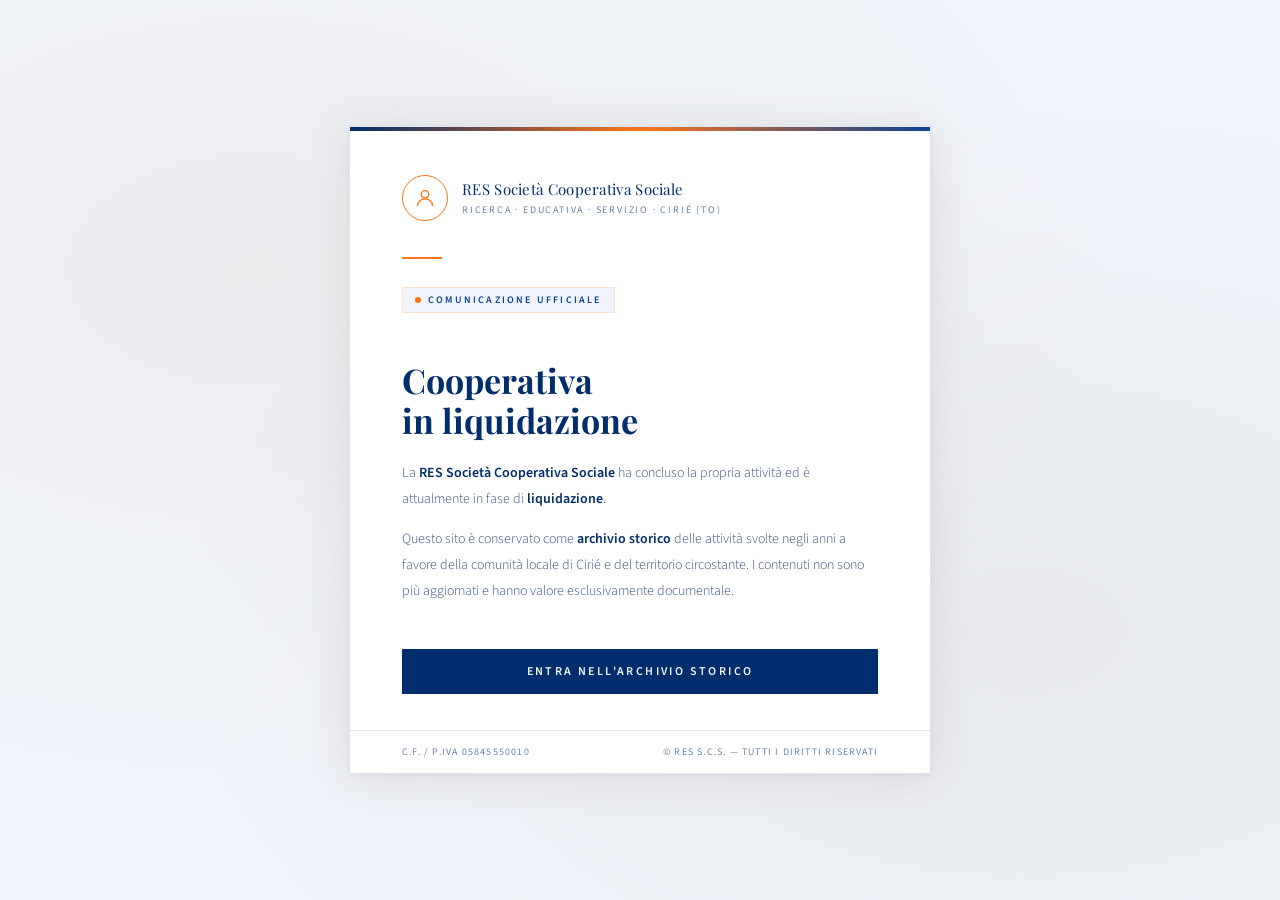
<file: index.html>
<!DOCTYPE html>
<html lang="it">
  <head>
    <meta content="text/html; charset=utf-8" http-equiv="content-type">
    <title>RES Società Cooperativa Sociale</title>
    <meta name="viewport" content="width=device-width, initial-scale=0.65">
    <link href="stile.css" rel="stylesheet" type="text/css">
    <meta content="Ricerca Educativa Servizio Società Cooperativa Sociale. CIRIE' via delle ginestre, 1. Servizi educativi a favore di persone disabili." name="description">
    <meta content="coop torino canavese" name="keywords">
    <link rel="icon" href="/img/favicon.ico">
    <link href="https://fonts.googleapis.com/css2?family=Playfair+Display:wght@400;700&family=Source+Sans+3:wght@300;400;600&display=swap" rel="stylesheet"/>
    <style>
      :root {
       --blue:         #002d6b;
	   --blue-mid:     #0a4494;
	   --orange:       #ff7417;
	   --orange-light: #ffe0c8;
	   --bg:           #f0f4fa;
	   --bg-dark:      #dce6f5;
	   --muted:        #6b82a8;
      }

      #splash {
        position: fixed;
        inset: 0;
        z-index: 9999;
        display: flex;
        align-items: center;
        justify-content: center;
        background: var(--bg);
        transition: opacity 0.8s ease, visibility 0.8s ease;
      }

      #splash::before {
        content: '';
        position: absolute;
        inset: 0;
        background-image:
          radial-gradient(ellipse at 20% 30%, rgba(180,155,110,0.08) 0%, transparent 60%),
          radial-gradient(ellipse at 80% 70%, rgba(92,74,50,0.06) 0%, transparent 60%);
        pointer-events: none;
      }

      #splash.hidden {
        opacity: 0;
        visibility: hidden;
        pointer-events: none;
      }

      .splash-card {
        position: relative;
        z-index: 2;
        width: min(580px, 92vw);
        background: white;
        border: 1px solid var(--bg-dark);
        box-shadow: 0 4px 40px rgba(92,74,50,0.12), 0 1px 4px rgba(92,74,50,0.08);
        animation: fadeIn 0.9s cubic-bezier(0.16, 1, 0.3, 1) both;
        font-family: 'Source Sans 3', sans-serif;
      }

      @keyframes fadeIn {
        from { opacity: 0; transform: translateY(24px); }
        to   { opacity: 1; transform: translateY(0); }
      }

      .card-topline {
        height: 4px;
        background: linear-gradient(90deg, var(--blue), var(--orange), var(--blue-mid));
      }

      .card-body {
        padding: 44px 52px 36px;
        box-sizing: border-box;
      }

      .card-logo {
        display: flex;
        align-items: center;
        gap: 14px;
        margin-bottom: 36px;
      }

      .card-logo-icon {
        width: 44px;
        height: 44px;
        border: 1.5px solid var(--orange);
        border-radius: 50%;
        display: flex;
        align-items: center;
        justify-content: center;
        flex-shrink: 0;
      }

      .card-logo-icon svg { width: 22px; height: 22px; }

      .card-logo-name {
        font-family: 'Playfair Display', serif;
        font-size: 15px;
        color: var(--blue);
        letter-spacing: 0.02em;
        line-height: 1.3;
      }

      .card-logo-sub {
        font-size: 10px;
        letter-spacing: 0.18em;
        text-transform: uppercase;
        color: var(--muted);
        margin-top: 3px;
      }

      .s-divider {
        width: 40px;
        height: 1.5px;
        background: var(--orange);
        margin-bottom: 28px;
      }

      .badge {
        display: inline-flex;
        align-items: center;
        gap: 7px;
        font-size: 10px;
        font-weight: 600;
        letter-spacing: 0.22em;
        text-transform: uppercase;
        color: var(--blue-mid);
        background: var(--bg);
        border: 1px solid var(--orange-light);
        padding: 5px 12px;
        margin-bottom: 24px;
      }

      .badge-dot {
        width: 6px; height: 6px;
        border-radius: 50%;
        background: var(--orange);
        animation: pulse 2.5s ease-in-out infinite;
      }

      @keyframes pulse {
        0%,100% { opacity: 1; }
        50%      { opacity: 0.3; }
      }

      .card-title {
        font-family: 'Playfair Display', serif;
        font-size: clamp(26px, 5vw, 34px);
        line-height: 1.2;
        color: var(--blue);
        margin-bottom: 20px;
      }

      .card-text {
        font-size: 14px;
        font-weight: 300;
        line-height: 1.85;
        color: #3a5080;
        margin-bottom: 12px;
      }

      .card-text strong {
        font-weight: 600;
        color: var(--blue);
      }

      .card-btn {
        width: 100%;
        padding: 14px;
        background: var(--blue);
        color: var(--bg);
        border: none;
        font-family: 'Source Sans 3', sans-serif;
        font-size: 12px;
        font-weight: 600;
        letter-spacing: 0.2em;
        text-transform: uppercase;
        cursor: pointer;
        transition: background 0.2s;
        margin-top: 32px;
        box-sizing: border-box;
      }

      .card-btn:hover { background: var(--blue-mid); }
      .card-btn:active { transform: scale(0.99); }

      .card-footer {
        border-top: 1px solid var(--bg-dark);
        padding: 14px 52px;
        display: flex;
        justify-content: space-between;
        align-items: center;
        flex-wrap: wrap;
        gap: 6px;
      }

      .card-footer span {
        font-size: 10px;
        letter-spacing: 0.12em;
        color: var(--muted);
        text-transform: uppercase;
        font-family: 'Source Sans 3', sans-serif;
      }
    </style>
  </head>
  <body leftmargin="0" topmargin="0" style="background-color: rgb(127, 211, 0);" marginheight="0" marginwidth="0">

    <!-- ══════════════════════ SPLASH ══════════════════════ -->
    <div id="splash">
      <div class="splash-card">

        <div class="card-topline"></div>

        <div class="card-body">

          <div class="card-logo">
            <div class="card-logo-icon">
              <svg viewBox="0 0 24 24" fill="none" stroke="#ff7417" stroke-width="1.5" stroke-linecap="round" stroke-linejoin="round">
                <circle cx="12" cy="8" r="4"/>
                <path d="M4 20c0-4 3.6-7 8-7s8 3 8 7"/>
              </svg>
            </div>
            <div>
              <div class="card-logo-name">RES Società Cooperativa Sociale</div>
              <div class="card-logo-sub">Ricerca · Educativa · Servizio · Cirié (TO)</div>
            </div>
          </div>

          <div class="s-divider"></div>

          <div class="badge">
            <span class="badge-dot"></span>
            Comunicazione ufficiale
          </div>

          <h1 class="card-title">Cooperativa<br/>in liquidazione</h1>

          <p class="card-text">
            La <strong>RES Società Cooperativa Sociale</strong> ha concluso la propria attività
            ed è attualmente in fase di <strong>liquidazione</strong>.
          </p>

          <p class="card-text">
            Questo sito è conservato come <strong>archivio storico</strong> delle attività
            svolte negli anni a favore della comunità locale di Cirié e del territorio circostante.
            I contenuti non sono più aggiornati e hanno valore esclusivamente documentale.
          </p>

          <button class="card-btn" onclick="enterSite()">
            Entra nell'archivio storico
          </button>

        </div>

        <div class="card-footer">
          <span>C.F. / P.IVA 05845550010</span>
          <span>© RES s.c.s. — Tutti i diritti riservati</span>
        </div>

      </div>
    </div>
    <!-- ════════════════════════════════════════════════════ -->

    <table class="top" border="0" cellpadding="0" cellspacing="0" width="100%">
      <tbody>
        <tr>
          <td bgcolor="#ff7417"><img src="img/res-scs.gif" alt="RES Cooperativa Sociale. Ricerca Educativa Servizi, per la comunita'&#xe0; locale" height="70" border="0" width="580"></td>
        </tr>
      </tbody>
    </table>
    <table class="centro" border="0" cellpadding="0" cellspacing="0" width="100%">
      <tbody>
        <tr>
          <td bgcolor="#002d6b"><img src="img/menu_home.gif" alt="Impresa sociale, perche' organizza, genera, coltiva, produce, socialita'" usemap="#Map" class="menuhome" height="255" border="0" width="588"></td>
        </tr>
      </tbody>
    </table>
    <map name="Map">
      <area shape="rect" coords="34,80,128,107" href="la-storia.htm" alt="la nostra storia">
      <area shape="rect" coords="441,16,560,43" href="impresa-nel-territorio.htm" alt="Impresa nel territorio">
      <area shape="rect" coords="405,84,528,107" href="impresa-del-territorio.htm" alt="Impresa del territorio: i progetti per il territorio">
      <area shape="rect" coords="447,143,554,169" href="impresa-al-territorio.htm" alt="Impresa al territorio: i servizi della cooperativa">
      <area shape="rect" coords="194,143,362,179" href="scelta-campo.htm" alt="i valori della cooperativa">
    </map>
    <table itemscope="" itemtype="http://schema.org/Organization" class="down" border="0" cellpadding="0" cellspacing="0" width="100%">
      <tbody>
        <tr>
          <td>
            <div style="text-align: left;"><a href="tel:+393703114809">Tel. <span itemprop="telephone">370 3114809</span></a>&nbsp; -&nbsp;
              e-mail: <a href="mailto:info@cooperativares.it"> <span itemprop="email">info@cooperativares.it</span></a><br>
              &nbsp;
              <meta itemprop="logo" content="http://cooperativares.it/img/logo-res.png">
              <meta itemprop="description" content="Ricerca Educativa Servizio Cooperativa Sociale. Servizi residenziali per persone disabili.">
              <br>
              <a itemprop="url" href="http://cooperativares.it"><span style="display:block;"><strong itemprop="name">RES s.c.s.</strong></span></a>
              <span itemprop="address" itemscope="" itemtype="http://schema.org/PostalAddress">
                <span itemprop="streetAddress">via delle ginestre, 1</span><br>
                <span itemprop="postalCode">10073</span> <span itemprop="addressLocality">CIRIE'</span>
                <span itemprop="addressRegion">(TO)</span>
                <meta itemprop="addressCountry" content="IT">
                <meta name="viewport" content="width=device-width">
              </span><br>
              C.F. e P. IVA: 05845550010<br>
              PEC: <a href="mailto:coopres@pec.confcooperative.it">coopres@pec.confcooperative.it</a><br>
            </div>
          </td>
        </tr>
      </tbody>
    </table>

    <script>
      function enterSite() {
        document.getElementById('splash').classList.add('hidden');
        document.body.style.overflow = 'auto';
      }
    </script>

  </body>
</html>
</file>
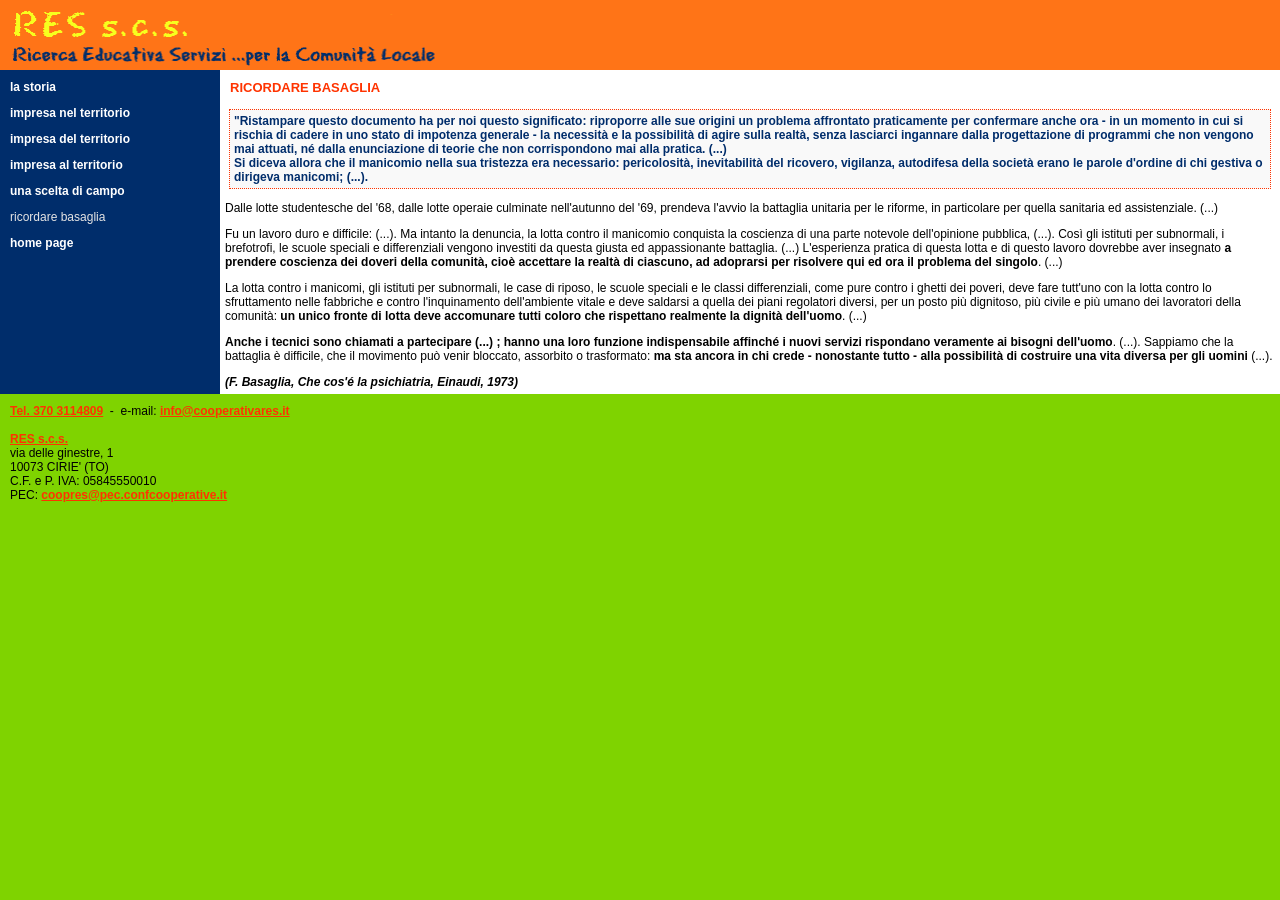
<file: basaglia.htm>
<!DOCTYPE html PUBLIC "-//W3C//DTD HTML 4.01 Transitional//EN">
<html lang="it">
  <head>
    <meta content="text/html; charset=UTF-8" http-equiv="content-type">
    <title>ricordare Basaglia</title>
    <meta name="viewport" content="width=device-width, initial-scale=1">
    <link href="stile.css" rel="stylesheet" type="text/css">
    <meta content="cooperativa basaglia" name="keywords">
    <link rel="icon" href="/img/favicon.ico">
  </head>
  <body leftmargin="0" topmargin="0" style="      background-color: rgb(127, 211, 0);"
    marginheight="0" marginwidth="0">
    <table class="top" border="0" cellpadding="0" cellspacing="0" width="100%">
      <tbody>
        <tr>
          <td bgcolor="#ff7417"><img src="img/banner1.gif" alt="RES s.c.s." height="70"
              border="0" width="580"></td>
        </tr>
      </tbody>
    </table>
    <table border="0" cellpadding="0" cellspacing="0" width="100%">
      <tbody>
        <tr>
          <td class="menu" bgcolor="#002d6b" valign="top" width="200">
            <p><a href="la-storia.htm">la storia</a></p>
            <p><a href="impresa-nel-territorio.htm">impresa nel territorio</a></p>
            <p><a href="impresa-del-territorio.htm">impresa del territorio</a></p>
            <p><a href="impresa-al-territorio.htm">impresa al territorio</a></p>
            <p><a href="scelta-campo.htm">una scelta di campo</a></p>
            <p>ricordare basaglia</p>
            <p><a href="index.html">home page</a></p>
          </td>
          <td class="contenuti" align="left" bgcolor="#ffffff">
            <h1>RICORDARE BASAGLIA</h1>
            <div class="box">"Ristampare questo documento ha per noi questo
              significato: riproporre alle sue origini un problema affrontato
              praticamente per confermare anche ora - in un momento in cui si
              rischia di cadere in uno stato di impotenza generale - la
              necessità e la possibilità di agire sulla realtà, senza lasciarci
              ingannare dalla progettazione di programmi che non vengono mai
              attuati, né dalla enunciazione di teorie che non corrispondono mai
              alla pratica. (...) <br>
              Si diceva allora che il manicomio nella sua tristezza era
              necessario: pericolosità, inevitabilità del ricovero, vigilanza,
              autodifesa della società erano le parole d'ordine di chi gestiva o
              dirigeva manicomi; (...). </div>
            <p> Dalle lotte studentesche del '68, dalle lotte operaie culminate
              nell'autunno del '69, prendeva l'avvio la battaglia unitaria per
              le riforme, in particolare per quella sanitaria ed assistenziale.
              (...) </p>
            <p>Fu un lavoro duro e difficile: (...). Ma intanto la denuncia, la
              lotta contro il manicomio conquista la coscienza di una parte
              notevole dell'opinione pubblica, (...). Così gli istituti per
              subnormali, i brefotrofi, le scuole speciali e differenziali
              vengono investiti da questa giusta ed appassionante battaglia.
              (...) L'esperienza pratica di questa lotta e di questo lavoro
              dovrebbe aver insegnato <strong>a prendere coscienza dei doveri
                della comunità, cioè accettare la realtà di ciascuno, ad
                adoprarsi per risolvere qui ed ora il problema del singolo</strong>.
              (...) </p>
            <p> La lotta contro i manicomi, gli istituti per subnormali, le case
              di riposo, le scuole speciali e le classi differenziali, come pure
              contro i ghetti dei poveri, deve fare tutt'uno con la lotta contro
              lo sfruttamento nelle fabbriche e contro l'inquinamento
              dell'ambiente vitale e deve saldarsi a quella dei piani regolatori
              diversi, per un posto più dignitoso, più civile e più umano dei
              lavoratori della comunità: <strong>un unico fronte di lotta deve
                accomunare tutti coloro che rispettano realmente la dignità
                dell'uomo</strong>. (...) </p>
            <p><strong>Anche i tecnici sono chiamati a partecipare (...) ; hanno
                una loro funzione indispensabile affinché i nuovi servizi
                rispondano veramente ai bisogni dell'uomo</strong>. (...).
              Sappiamo che la battaglia è difficile, che il movimento può venir
              bloccato, assorbito o trasformato: <strong>ma sta ancora in chi
                crede - nonostante tutto - alla possibilità di costruire una
                vita diversa per gli uomini</strong> (...). </p>
            <p><strong><em>(F. Basaglia, Che cos'é la psichiatria, Einaudi,
                  1973) </em> </strong></p>
          </td>
        </tr>
      </tbody>
    </table>
    <table itemscope="" itemtype="http://schema.org/Organization" class="down" border="0"
      cellpadding="0" cellspacing="0" width="100%">
      <tbody>
        <tr>
          <td>
            <div style="text-align: left;"><a href="tel:+393703114809">Tel. <span
                  itemprop="telephone">370 3114809</span></a>&nbsp; -&nbsp;
              e-mail: <a href="mailto:info@cooperativares.it"> <span itemprop="email">info@cooperativares.it</span></a><br>
              &nbsp;
              <meta itemprop="logo" content="http://cooperativares.it/img/logo-res.png">
              <meta itemprop="description" content="Ricerca Educativa Servizio Societa'  Cooperativa Sociale.">
              <br>
              <a itemprop="url" href="http://cooperativares.it"><span style="display:block;"><strong
                    itemprop="name">RES s.c.s.</strong></span></a> <span itemprop="address"
                itemscope="" itemtype="http://schema.org/PostalAddress"> <span
                  itemprop="streetAddress">via delle ginestre, 1</span><br>
                <span itemprop="postalCode">10073</span> <span itemprop="addressLocality">CIRIE'</span>
                <span itemprop="addressRegion">(TO)</span>
                <meta itemprop="addressCountry" content="IT">
                <meta name="viewport" content="width=device-width">
              </span> <br>
              C.F. e P. IVA: 05845550010<br>
              PEC: <a href="mailto:coopres@pec.confcooperative.it">coopres@pec.confcooperative.it</a>
              <br>
            </div>
          </td>
        </tr>
      </tbody>
    </table>
  </body>
</html>
</file>
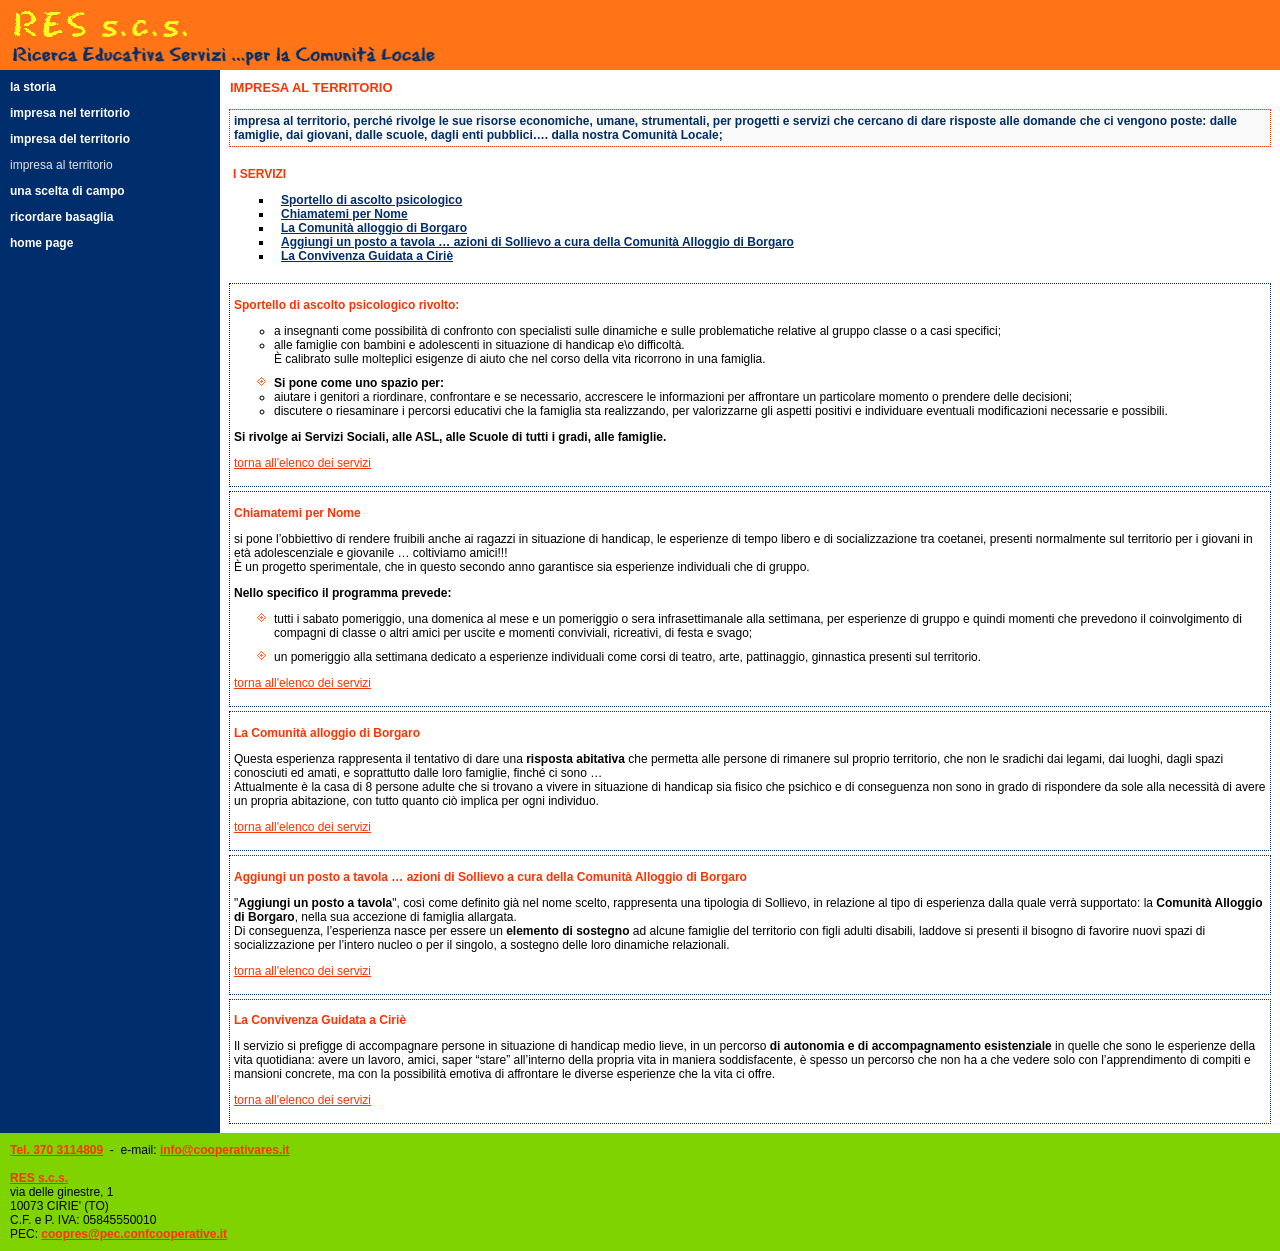
<file: impresa-al-territorio.htm>
<!DOCTYPE html PUBLIC "-//W3C//DTD HTML 4.01 Transitional//EN">
<html lang="it">
  <head>
    <meta content="text/html; charset=UTF-8" http-equiv="content-type">
    <title>i servizi</title>
    <meta content="la comunità alloggio , la convivenza guidata, il servizio di sollievo."
      name="description">
    <meta name="viewport" content="width=device-width, initial-scale=1">
    <link href="stile.css" rel="stylesheet" type="text/css">
    <meta content="comunità convivenza sollievo" name="keywords">
    <link rel="icon" href="/img/favicon.ico" />
  </head>
  <body leftmargin="0" topmargin="0" style="      background-color: rgb(127, 211, 0);"
    marginheight="0" marginwidth="0">
    <table class="top" border="0" cellpadding="0" cellspacing="0" width="100%">
      <tbody>
        <tr>
          <td bgcolor="#ff7417"><img src="img/banner1.gif" alt="RES s.c.s." height="70"
              border="0" width="580"></td>
        </tr>
      </tbody>
    </table>
    <table border="0" cellpadding="0" cellspacing="0" width="100%">
      <tbody>
        <tr>
          <td class="menu" bgcolor="#002d6b" valign="top" width="200">
            <p><a href="la-storia.htm">la storia</a></p>
            <p><a href="impresa-nel-territorio.htm">impresa nel territorio</a></p>
            <p><a href="impresa-del-territorio.htm">impresa del territorio</a></p>
            <p>impresa al territorio</p>
            <p><a href="scelta-campo.htm">una scelta di campo</a></p>
            <p><a href="basaglia.htm">ricordare basaglia</a></p>
            <p><a href="index.html">home page</a></p>
          </td>
          <td class="contenuti" bgcolor="#ffffff">
            <h1>IMPRESA AL TERRITORIO</h1>
            <div class="box">impresa al territorio, perché rivolge le sue
              risorse economiche, umane, strumentali, per progetti e servizi che
              cercano di dare risposte alle domande che ci vengono poste: dalle
              famiglie, dai giovani, dalle scuole, dagli enti pubblici…. dalla
              nostra Comunità Locale;</div>
            <div class="sommario">
              <p><a name="servizi"></a>I SERVIZI</p>
              <ul>
                <li><a href="impresa-al-territorio.htm#1">Sportello di ascolto
                    psicologico</a></li>
                <li><a href="impresa-al-territorio.htm#1">Chiamatemi per Nome</a></li>
                <li><a href="impresa-al-territorio.htm#3">La Comunità alloggio
                    di Borgaro</a></li>
                <li><a href="impresa-al-territorio.htm#4">Aggiungi un posto a
                    tavola … azioni di Sollievo a cura della Comunità Alloggio
                    di Borgaro</a></li>
                <li><a href="impresa-al-territorio.htm#5">La Convivenza Guidata
                    a Ciriè</a></li>
              </ul>
            </div>
            <div class="box2">
              <h2><a name="1"></a>Sportello di ascolto psicologico rivolto:</h2>
              <ul>
                <li class="interno"> a insegnanti come possibilità di confronto
                  con specialisti sulle dinamiche e sulle problematiche relative
                  al gruppo classe o a casi specifici;</li>
                <li class="interno"> alle famiglie con bambini e adolescenti in
                  situazione di handicap e\o difficoltà.<br>
                  È calibrato sulle molteplici esigenze di aiuto che nel corso
                  della vita ricorrono in una famiglia.</li>
                <li class="esterno"><strong>Si pone come uno spazio per:</strong></li>
                <li class="interno"> aiutare i genitori a riordinare,
                  confrontare e se necessario, accrescere le informazioni per
                  affrontare un particolare momento o prendere delle decisioni;</li>
                <li class="interno"> discutere o riesaminare i percorsi
                  educativi che la famiglia sta realizzando, per valorizzarne
                  gli aspetti positivi e individuare eventuali modificazioni
                  necessarie e possibili. </li>
              </ul>
              <p><strong>Si rivolge ai Servizi Sociali, alle ASL, alle Scuole di
                  tutti i gradi, alle famiglie.</strong><br>
                <strong></strong> </p>
              <p><a href="impresa-al-territorio.htm#servizi">torna all'elenco
                  dei servizi</a></p>
            </div>
            <div class="box2">
              <h2><a name="2" id="2"></a>Chiamatemi per Nome</h2>
              <p>si pone l’obbiettivo di rendere fruibili anche ai ragazzi in
                situazione di handicap, le esperienze di tempo libero e di
                socializzazione tra coetanei, presenti normalmente sul
                territorio per i giovani in età adolescenziale e giovanile …
                coltiviamo amici!!!<br>
                È un progetto sperimentale, che in questo secondo anno
                garantisce sia esperienze individuali che di gruppo.</p>
              <p><strong>Nello specifico il programma prevede:</strong></p>
              <ul>
                <li class="esterno"> tutti i sabato pomeriggio, una domenica al
                  mese e un pomeriggio o sera infrasettimanale alla settimana,
                  per esperienze di gruppo e quindi momenti che prevedono il
                  coinvolgimento di compagni di classe o altri amici per uscite
                  e momenti conviviali, ricreativi, di festa e svago;</li>
                <li class="esterno">un pomeriggio alla settimana dedicato a
                  esperienze individuali come corsi di teatro, arte,
                  pattinaggio, ginnastica presenti sul territorio.</li>
              </ul>
              <p><a href="impresa-al-territorio.htm#servizi">torna all'elenco
                  dei servizi</a></p>
            </div>
            <div class="box2">
              <h2><a name="3" id="3"></a>La Comunità alloggio di Borgaro</h2>
              <p>Questa esperienza rappresenta il tentativo di dare una <strong>risposta
                  abitativa</strong> che permetta alle persone di rimanere sul
                proprio territorio, che non le sradichi dai legami, dai luoghi,
                dagli spazi conosciuti ed amati, e soprattutto dalle loro
                famiglie, finché ci sono …<br>
                Attualmente è la casa di 8 persone adulte che si trovano a
                vivere in situazione di handicap sia fisico che psichico e di
                conseguenza non sono in grado di rispondere da sole alla
                necessità di avere un propria abitazione, con tutto quanto ciò
                implica per ogni individuo.</p>
              <p><a href="impresa-al-territorio.htm#servizi">torna all'elenco
                  dei servizi</a></p>
            </div>
            <div class="box2">
              <h2><a name="4" id="4"></a>Aggiungi un posto a tavola … azioni di
                Sollievo a cura della Comunità Alloggio di Borgaro</h2>
              <p>"<strong>Aggiungi un posto a tavola</strong>", così come
                definito già nel nome scelto, rappresenta una tipologia di
                Sollievo, in relazione al tipo di esperienza dalla quale verrà
                supportato: la <strong>Comunità Alloggio di Borgaro</strong>,
                nella sua accezione di famiglia allargata.<br>
                Di conseguenza, l’esperienza nasce per essere un <strong>elemento
                  di sostegno</strong> ad alcune famiglie del territorio con
                figli adulti disabili, laddove si presenti il bisogno di
                favorire nuovi spazi di socializzazione per l’intero nucleo o
                per il singolo, a sostegno delle loro dinamiche relazionali.</p>
              <p><a href="impresa-al-territorio.htm#servizi">torna all'elenco
                  dei servizi</a></p>
            </div>
            <div class="box2">
              <h2><a name="5" id="5"></a>La Convivenza Guidata a Ciriè</h2>
              <p>Il servizio si prefigge di accompagnare persone in situazione
                di handicap medio lieve, in un percorso <strong>di autonomia e
                  di accompagnamento esistenziale</strong> in quelle che sono le
                esperienze della vita quotidiana: avere un lavoro, amici, saper
                “stare” all’interno della propria vita in maniera soddisfacente,
                è spesso un percorso che non ha a che vedere solo con
                l’apprendimento di compiti e mansioni concrete, ma con la
                possibilità emotiva di affrontare le diverse esperienze che la
                vita ci offre.</p>
              <p><a href="impresa-al-territorio.htm#servizi">torna all'elenco
                  dei servizi</a></p>
            </div>
          </td>
        </tr>
      </tbody>
    </table>
    </table>
    <table itemscope="" itemtype="http://schema.org/Organization" class="down" border="0"
      cellpadding="0" cellspacing="0" width="100%">
      <tbody>
        <tr>
          <td>
            <div style="text-align: left;"><a href="tel:+393703114809">Tel. <span
                  itemprop="telephone">370 3114809</span></a>&nbsp; -&nbsp;
              e-mail: <a href="mailto:info@cooperativares.it"> <span itemprop="email">info@cooperativares.it</span></a><br>
              &nbsp;
              <meta itemprop="logo" content="http://cooperativares.it/img/logo-res.png">
              <meta itemprop="description" content="Ricerca Educativa Servizio Societa'  Cooperativa Sociale.">
              <br>
              <a itemprop="url" href="http://cooperativares.it"><span style="display:block;"><strong
                    itemprop="name">RES s.c.s.</strong></span></a> <span itemprop="address"
                itemscope="" itemtype="http://schema.org/PostalAddress"> <span
                  itemprop="streetAddress">via delle ginestre, 1</span><br>
                <span itemprop="postalCode">10073</span> <span itemprop="addressLocality">CIRIE'</span>
                <span itemprop="addressRegion">(TO)</span>
                <meta itemprop="addressCountry" content="IT">
                <meta name="viewport" content="width=device-width">
              </span> <br>
              C.F. e P. IVA: 05845550010<br>
              PEC: <a href="mailto:coopres@pec.confcooperative.it">coopres@pec.confcooperative.it</a>
              <br>
            </div>
          </td>
        </tr>
      </tbody>
    </table>
      </body>
</html>
</file>
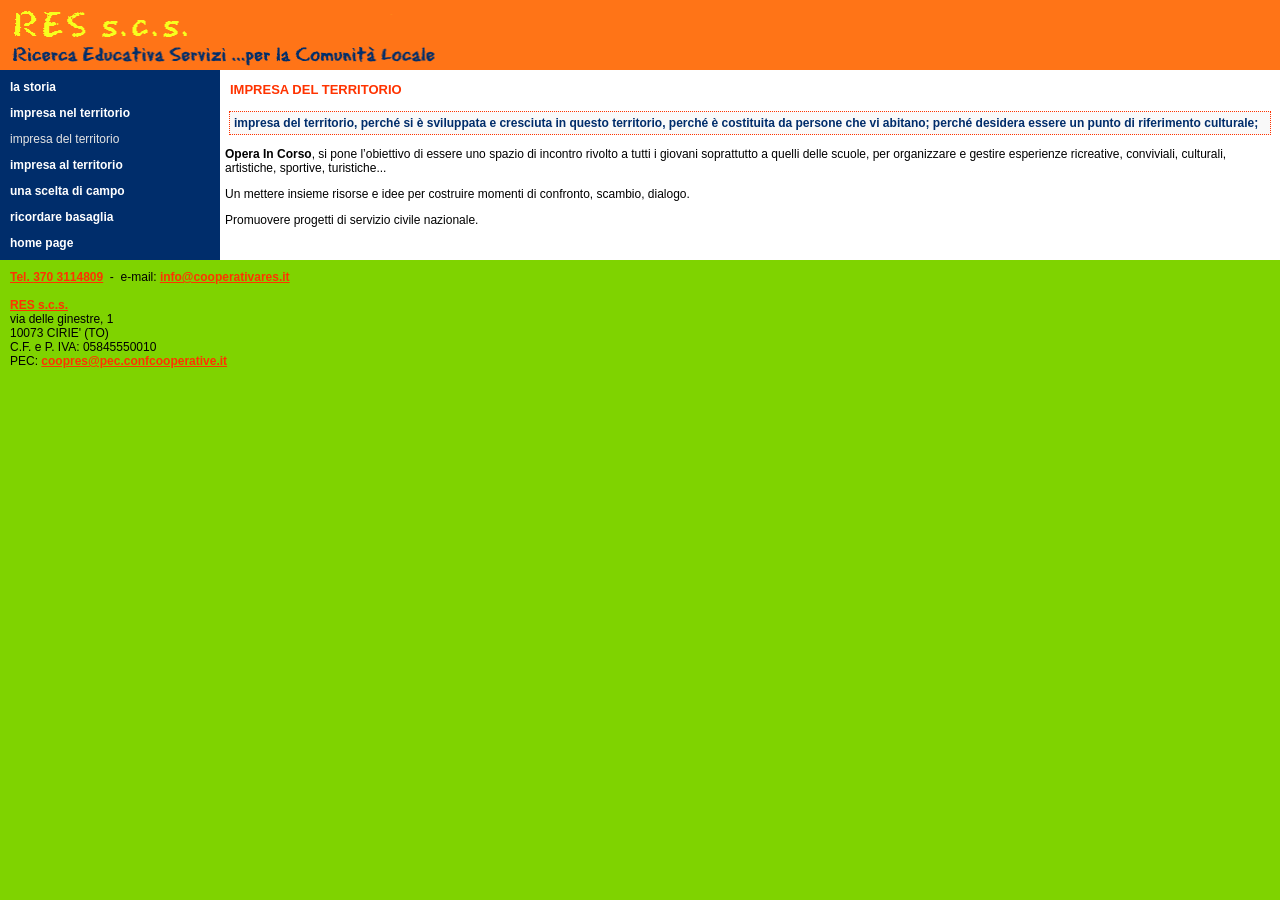
<file: impresa-del-territorio.htm>
<!DOCTYPE html PUBLIC "-//W3C//DTD HTML 4.01 Transitional//EN">
<html lang="it">
  <head>
    <meta content="text/html; charset=UTF-8" http-equiv="content-type">
    <title>RES - del territorio</title>
    <meta name="viewport" content="width=device-width, initial-scale=1">
    <link href="stile.css" rel="stylesheet" type="text/css">
    <meta content="cooperativa servizio civile" name="keywords">
    <link rel="icon" href="/img/favicon.ico" />
  </head>
  <body leftmargin="0" topmargin="0" style="      background-color: rgb(127, 211, 0);"
    marginheight="0" marginwidth="0">
    <table class="top" border="0" cellpadding="0" cellspacing="0" width="100%">
      <tbody>
        <tr>
          <td bgcolor="#ff7417"><img src="img/banner1.gif" alt="RES s.c.s." height="70"
              border="0" width="580"></td>
        </tr>
      </tbody>
    </table>
    <table border="0" cellpadding="0" cellspacing="0" width="100%">
      <tbody>
        <tr>
          <td class="menu" bgcolor="#002d6b" valign="top" width="200">
            <p><a href="la-storia.htm">la storia</a></p>
            <p><a href="impresa-nel-territorio.htm">impresa nel territorio</a></p>
            <p>impresa del territorio</p>
            <p><a href="impresa-al-territorio.htm">impresa al territorio</a></p>
            <p><a href="scelta-campo.htm">una scelta di campo</a></p>
            <p><a href="basaglia.htm">ricordare basaglia</a></p>
            <p><a href="index.html">home page</a></p>
          </td>
          <td class="contenuti" bgcolor="#ffffff">
            <h1>IMPRESA DEL TERRITORIO</h1>
            <div class="box">impresa del territorio, perché si è sviluppata e
              cresciuta in questo territorio, perché è costituita da persone che
              vi abitano; perché desidera essere un punto di riferimento
              culturale; </div>
            <p><strong>Opera In Corso</strong>, si pone l’obiettivo di essere
              uno spazio di incontro rivolto a tutti i giovani soprattutto a
              quelli delle scuole, per organizzare e gestire esperienze
              ricreative, conviviali, culturali, artistiche, sportive,
              turistiche... </p>
            <p>Un mettere insieme risorse e idee per costruire momenti di
              confronto, scambio, dialogo. </p>
            <p>Promuovere progetti di servizio civile nazionale.</p>
            <p>&nbsp;</p>
          </td>
        </tr>
      </tbody>
    </table>
    </table>
    <table itemscope="" itemtype="http://schema.org/Organization" class="down" border="0"
      cellpadding="0" cellspacing="0" width="100%">
      <tbody>
        <tr>
          <td>
            <div style="text-align: left;"><a href="tel:+393703114809">Tel. <span
                  itemprop="telephone">370 3114809</span></a>&nbsp; -&nbsp;
              e-mail: <a href="mailto:info@cooperativares.it"> <span itemprop="email">info@cooperativares.it</span></a><br>
              &nbsp;
              <meta itemprop="logo" content="http://cooperativares.it/img/logo-res.png">
              <meta itemprop="description" content="Ricerca Educativa Servizio Societa'  Cooperativa Sociale.">
              <br>
              <a itemprop="url" href="http://cooperativares.it"><span style="display:block;"><strong
                    itemprop="name">RES s.c.s.</strong></span></a> <span itemprop="address"
                itemscope="" itemtype="http://schema.org/PostalAddress"> <span
                  itemprop="streetAddress">via delle ginestre, 1</span><br>
                <span itemprop="postalCode">10073</span> <span itemprop="addressLocality">CIRIE'</span>
                <span itemprop="addressRegion">(TO)</span>
                <meta itemprop="addressCountry" content="IT">
                <meta name="viewport" content="width=device-width">
              </span> <br>
              C.F. e P. IVA: 05845550010<br>
              PEC: <a href="mailto:coopres@pec.confcooperative.it">coopres@pec.confcooperative.it</a>
              <br>
            </div>
          </td>
        </tr>
      </tbody>
    </table>
  </body>
</html>
</file>
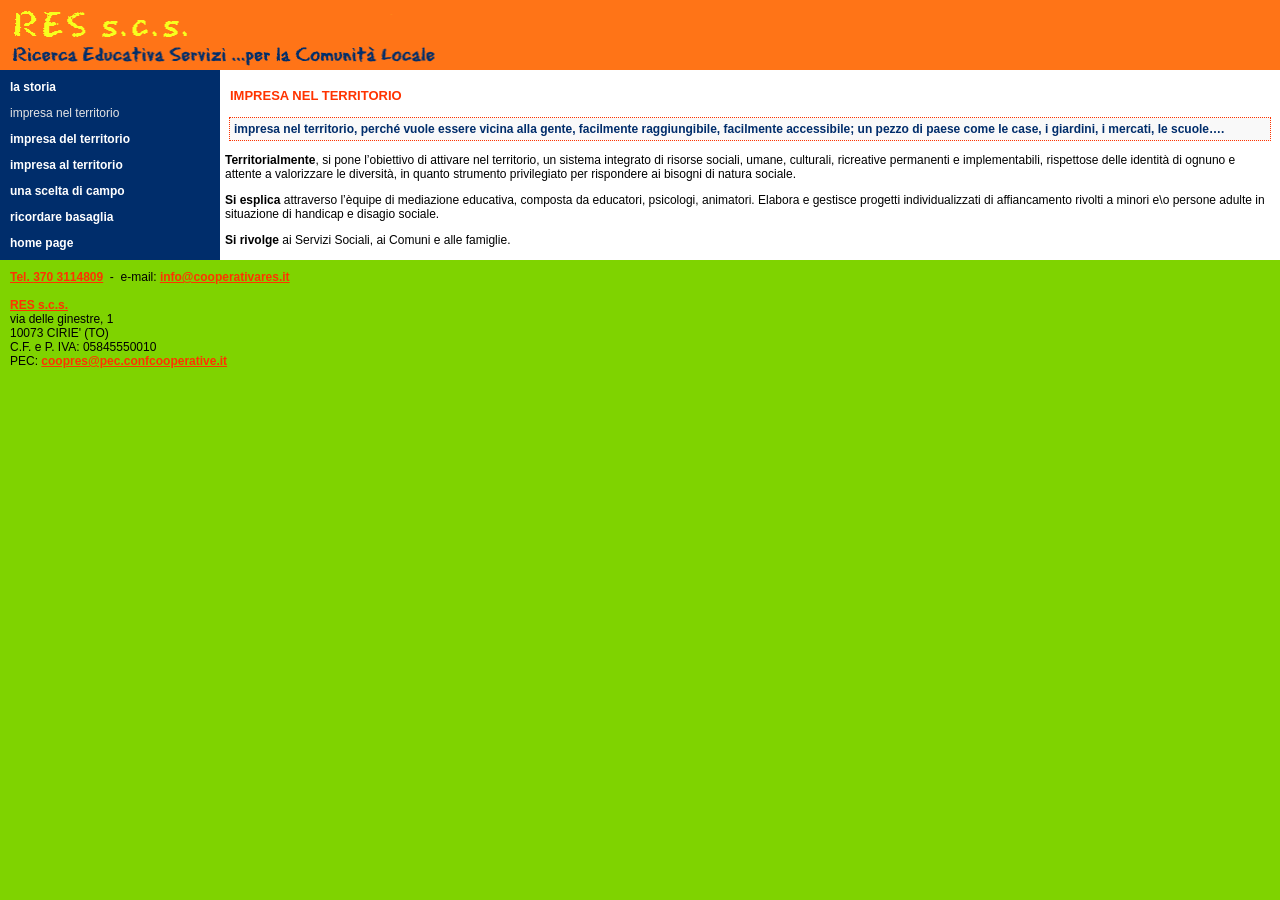
<file: impresa-nel-territorio.htm>
<!DOCTYPE html PUBLIC "-//W3C//DTD HTML 4.01 Transitional//EN">
<html lang="it">
  <head>
    <meta content="text/html; charset=UTF-8" http-equiv="content-type">
    <title>RES - nel territorio</title>
    <meta name="viewport" content="width=device-width, initial-scale=1">
    <link href="stile.css" rel="stylesheet" type="text/css">
    <meta content="educatori oss onlus" name="keywords">
    <link rel="icon" href="/img/favicon.ico" />
  </head>
  <body leftmargin="0" topmargin="0" style="       background-color: rgb(127, 211, 0);"
    marginheight="0" marginwidth="0">
    <table class="top" border="0" cellpadding="0" cellspacing="0" width="100%">
      <tbody>
        <tr>
          <td bgcolor="#ff7417"><img src="img/banner1.gif" alt="RES s.c.s." height="70"
              border="0" width="580"></td>
        </tr>
      </tbody>
    </table>
    <table border="0" cellpadding="0" cellspacing="0" width="100%">
      <tbody>
        <tr>
          <td class="menu" bgcolor="#002d6b" valign="top" width="200">
            <p><a href="la-storia.htm">la storia</a></p>
            <p>impresa nel territorio</p>
            <p><a href="impresa-del-territorio.htm">impresa del territorio</a></p>
            <p><a href="impresa-al-territorio.htm">impresa al territorio</a></p>
            <p><a href="scelta-campo.htm">una scelta di campo</a></p>
            <p><a href="basaglia.htm">ricordare basaglia</a></p>
            <p><a href="index.html">home page</a></p>
          </td>
          <td class="contenuti" bgcolor="#ffffff">
            <h1>IMPRESA NEL TERRITORIO</h1>
            <div class="box">impresa nel territorio, perché vuole essere vicina
              alla gente, facilmente raggiungibile, facilmente accessibile; un
              pezzo di paese come le case, i giardini, i mercati, le scuole….</div>
            <p> <strong>Territorialmente</strong>, si pone l’obiettivo di
              attivare nel territorio, un sistema integrato di risorse sociali,
              umane, culturali, ricreative permanenti e implementabili,
              rispettose delle identità di ognuno e attente a valorizzare le
              diversità, in quanto strumento privilegiato per rispondere ai
              bisogni di natura sociale.</p>
            <p><strong>Si esplica</strong> attraverso l’èquipe di mediazione
              educativa, composta da educatori, psicologi, animatori. Elabora e
              gestisce progetti individualizzati di affiancamento rivolti a
              minori e\o persone adulte in situazione di handicap e disagio
              sociale.</p>
            <p><strong>Si rivolge</strong> ai Servizi Sociali, ai Comuni e alle
              famiglie.</p>
          </td>
        </tr>
      </tbody>
    </table>
    </table>
    <table itemscope="" itemtype="http://schema.org/Organization" class="down" border="0"
      cellpadding="0" cellspacing="0" width="100%">
      <tbody>
        <tr>
          <td>
            <div style="text-align: left;"><a href="tel:+393703114809">Tel. <span
                  itemprop="telephone">370 3114809</span></a>&nbsp; -&nbsp;
              e-mail: <a href="mailto:info@cooperativares.it"> <span itemprop="email">info@cooperativares.it</span></a><br>
              &nbsp;
              <meta itemprop="logo" content="http://cooperativares.it/img/logo-res.png">
              <meta itemprop="description" content="Ricerca Educativa Servizio Societa'  Cooperativa Sociale.">
              <br>
              <a itemprop="url" href="http://cooperativares.it"><span style="display:block;"><strong
                    itemprop="name">RES s.c.s.</strong></span></a> <span itemprop="address"
                itemscope="" itemtype="http://schema.org/PostalAddress"> <span
                  itemprop="streetAddress">via delle ginestre, 1</span><br>
                <span itemprop="postalCode">10073</span> <span itemprop="addressLocality">CIRIE'</span>
                <span itemprop="addressRegion">(TO)</span>
                <meta itemprop="addressCountry" content="IT">
                <meta name="viewport" content="width=device-width">
              </span> <br>
              C.F. e P. IVA: 05845550010<br>
              PEC: <a href="mailto:coopres@pec.confcooperative.it">coopres@pec.confcooperative.it</a>
              <br>
            </div>
          </td>
        </tr>
      </tbody>
    </table>
  </body>
</html>
</file>
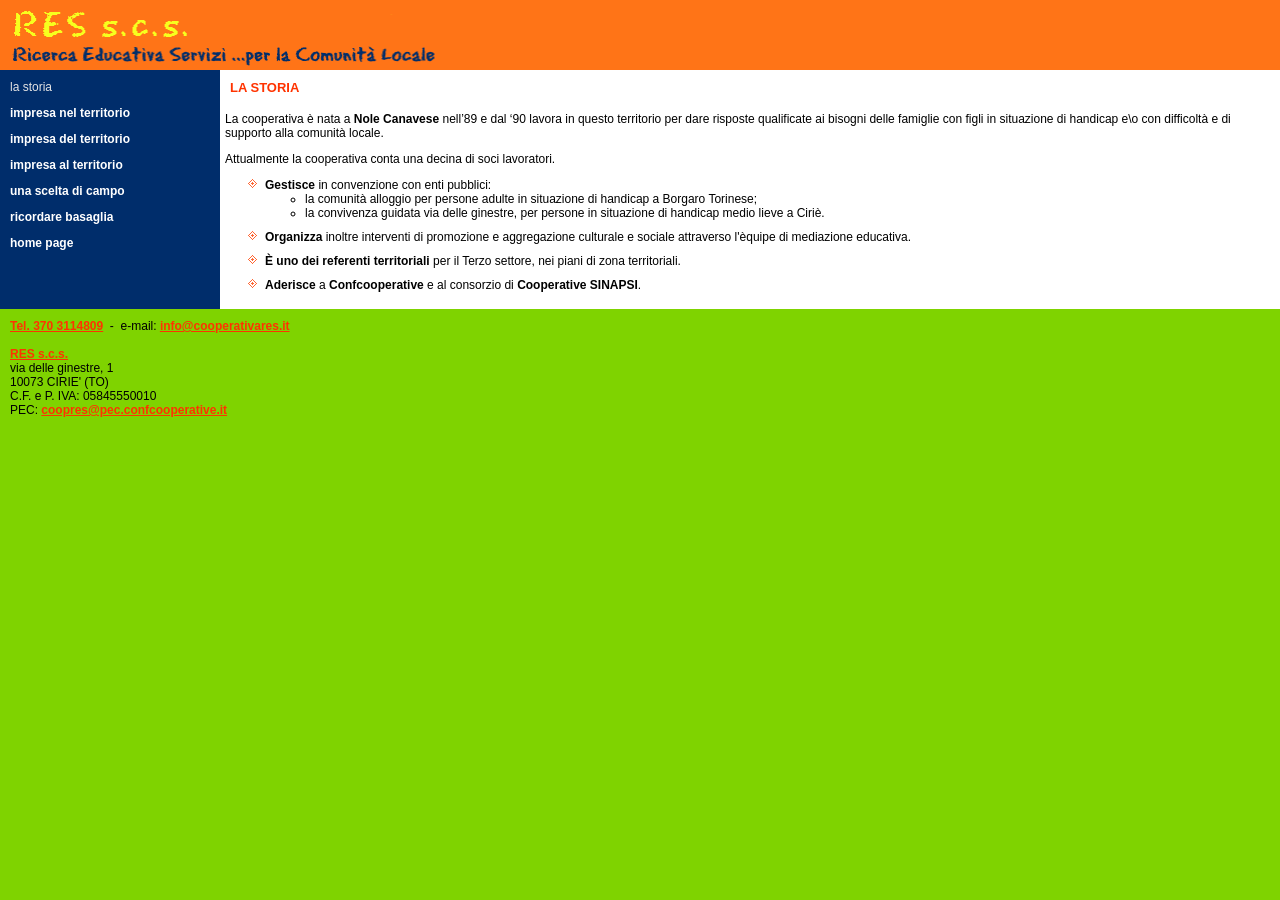
<file: la-storia.htm>
<!DOCTYPE html PUBLIC "-//W3C//DTD HTML 4.01 Transitional//EN">
<html lang="it">
  <head>
    <meta content="text/html; charset=UTF-8" http-equiv="content-type">
    <title>la storia della cooperativa</title>
    <meta name="viewport" content="width=device-width, initial-scale=0.8">
    <link href="stile.css" rel="stylesheet" type="text/css">
    <meta content="la cooperativa lavora in provincia di Torino dal 1990 per dare risposte qualificate ai bisogni delle persone disabili."
      name="description">
    <meta content="cooperativa onlus cirie borgaro" name="keywords">
    <link rel="icon" href="/img/favicon.ico">
  </head>
  <body leftmargin="0" topmargin="0" style="      background-color: rgb(127, 211, 0);"
    marginheight="0" marginwidth="0">
    <table class="top" border="0" cellpadding="0" cellspacing="0" width="100%">
      <tbody>
        <tr>
          <td bgcolor="#ff7417"><img src="img/banner1.gif" alt="RES s.c.s." height="70"
              border="0" width="580"></td>
        </tr>
      </tbody>
    </table>
    <table border="0" cellpadding="0" cellspacing="0" width="100%">
      <tbody>
        <tr>
          <td class="menu" bgcolor="#002d6b" valign="top" width="200">
            <p>la storia</p>
            <p><a href="impresa-nel-territorio.htm">impresa nel territorio</a></p>
            <p><a href="impresa-del-territorio.htm">impresa del territorio</a></p>
            <p><a href="impresa-al-territorio.htm">impresa al territorio</a></p>
            <p><a href="scelta-campo.htm">una scelta di campo</a></p>
            <p><a href="basaglia.htm">ricordare basaglia</a></p>
            <p><a href="index.html">home page</a></p>
          </td>
          <td class="contenuti" bgcolor="#ffffff">
            <h1>LA STORIA</h1>
            <p>La cooperativa è nata a <strong>Nole Canavese</strong> nell’89 e
              dal ‘90 lavora in questo territorio per dare risposte qualificate
              ai bisogni delle famiglie con figli in situazione di handicap e\o
              con difficoltà e di supporto alla comunità locale.</p>
            <p>Attualmente la cooperativa conta una decina di soci lavoratori.</p>
            <ul>
              <li class="esterno"><strong>Gestisce</strong> in convenzione con
                enti pubblici:
                <ul>
                  <li class="interno"> la comunità alloggio per persone adulte
                    in situazione di handicap a Borgaro Torinese;</li>
                  <li class="interno"> la convivenza guidata via delle ginestre,
                    per persone in situazione di handicap medio lieve a Ciriè.</li>
                </ul>
              </li>
              <li class="esterno"> <strong>Organizza</strong> inoltre
                interventi di promozione e aggregazione culturale e sociale
                attraverso l'èquipe di mediazione educativa.</li>
              <li class="esterno"><strong>È uno dei referenti territoriali</strong>
                per il Terzo settore, nei piani di zona territoriali. </li>
              <li class="esterno"><strong>Aderisce</strong> a <strong>Confcooperative</strong>
                e al consorzio di <strong>Cooperative SINAPSI</strong><strong></strong>.
              </li>
            </ul>
          </td>
        </tr>
      </tbody>
    </table>
    <table itemscope="" itemtype="http://schema.org/Organization" class="down" border="0"
      cellpadding="0" cellspacing="0" width="100%">
      <tbody>
        <tr>
          <td>
            <div style="text-align: left;"><a href="tel:+393703114809">Tel. <span
                  itemprop="telephone">370 3114809</span></a>&nbsp; -&nbsp;
              e-mail: <a href="mailto:info@cooperativares.it"> <span itemprop="email">info@cooperativares.it</span></a><br>
              &nbsp;
              <meta itemprop="logo" content="http://cooperativares.it/img/logo-res.png">
              <meta itemprop="description" content="Ricerca Educativa Servizio Societa'&nbsp; Cooperativa Sociale.">
              <br>
              <a itemprop="url" href="http://cooperativares.it"><span style="display:block;"><strong
                    itemprop="name">RES s.c.s.</strong></span></a> <span itemprop="address"
                itemscope="" itemtype="http://schema.org/PostalAddress"> <span
                  itemprop="streetAddress">via delle ginestre, 1</span><br>
                <span itemprop="postalCode">10073</span> <span itemprop="addressLocality">CIRIE'</span>
                <span itemprop="addressRegion">(TO)</span>
                <meta itemprop="addressCountry" content="IT">
                <meta name="viewport" content="width=device-width">
              </span> <br>
              C.F. e P. IVA: 05845550010<br>
              PEC: <a href="mailto:coopres@pec.confcooperative.it">coopres@pec.confcooperative.it</a>
              <br>
            </div>
          </td>
        </tr>
      </tbody>
    </table>
  </body>
</html>
</file>
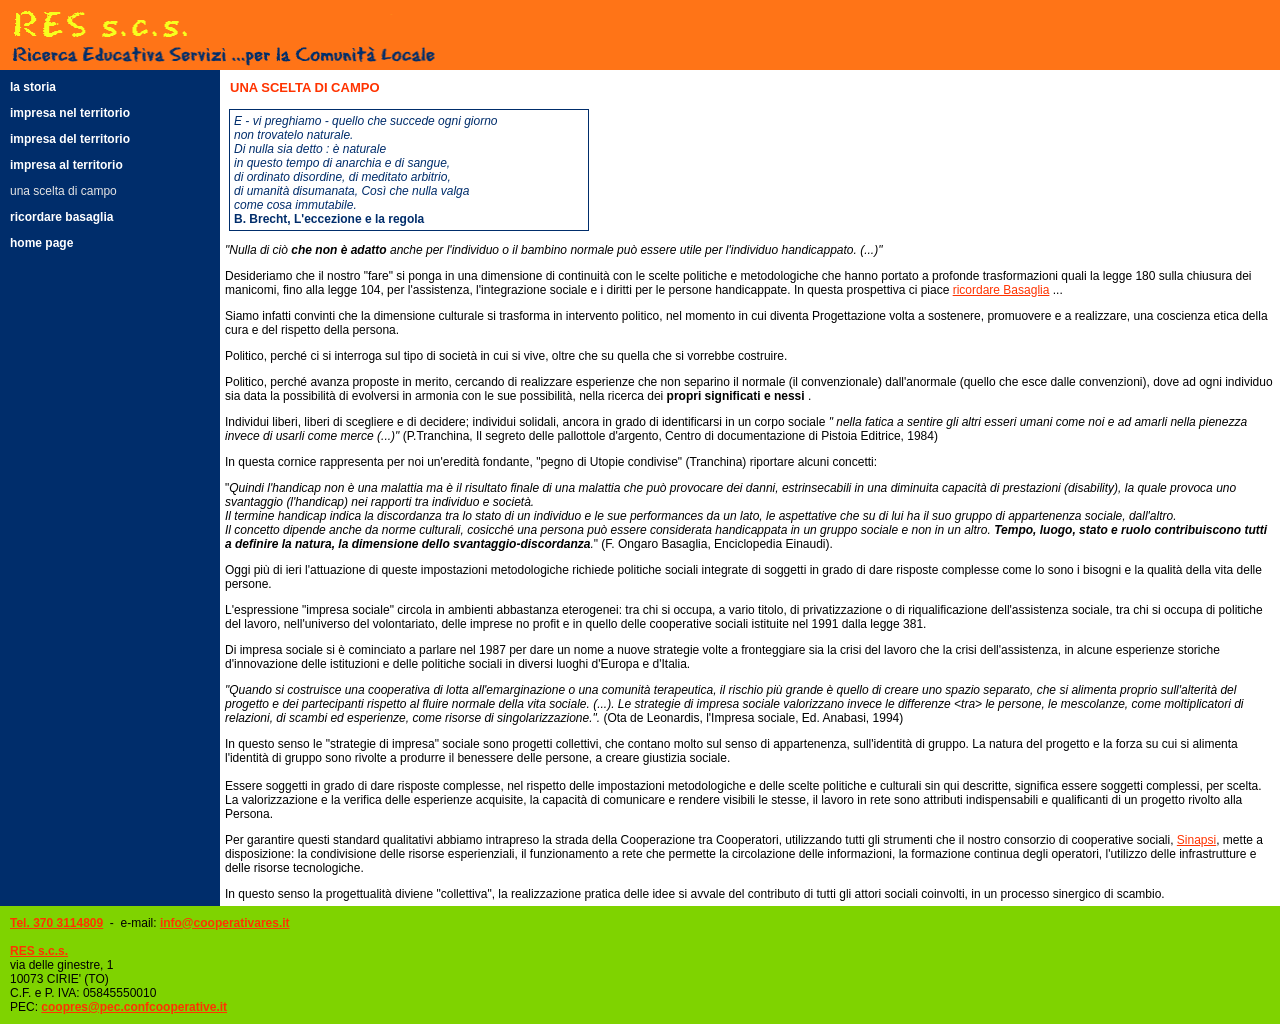
<file: scelta-campo.htm>
<!DOCTYPE html PUBLIC "-//W3C//DTD HTML 4.01 Transitional//EN">
<html lang="it">
  <head>
    <meta content="text/html; charset=UTF-8" http-equiv="content-type">
<title>una scelta di campo</title>
<meta name="viewport" content="width=device-width, initial-scale=1">
    <link href="stile.css" rel="stylesheet" type="text/css">
    <meta content="servizi assistenza lavoro onlus" name="keywords">
    <link rel="icon" href="/img/favicon.ico" />
  </head>
  <body leftmargin="0" topmargin="0" style="      background-color: rgb(127, 211, 0);"
    marginheight="0" marginwidth="0">
    <table class="top" border="0" cellpadding="0" cellspacing="0" width="100%">
      <tbody>
        <tr>
          <td bgcolor="#ff7417"><img src="img/banner1.gif" alt="RES s.c.s." height="70"
              border="0" width="580"></td>
        </tr>
      </tbody>
    </table>
    <table border="0" cellpadding="0" cellspacing="0" width="100%">
      <tbody>
        <tr>
          <td class="menu" bgcolor="#002d6b" valign="top" width="200">
            <p><a href="la-storia.htm">la storia</a></p>
            <p><a href="impresa-nel-territorio.htm">impresa nel territorio</a></p>
            <p><a href="impresa-del-territorio.htm">impresa del territorio</a></p>
            <p><a href="impresa-al-territorio.htm">impresa al territorio</a></p>
            <p>una scelta di campo</p>
            <p><a href="basaglia.htm">ricordare basaglia</a></p>
            <p><a href="index.html">home page</a></p>
          </td>
          <td class="contenuti" align="left" bgcolor="#ffffff">
            <h1>UNA SCELTA DI CAMPO</h1>
            <div class="citazione"><em>E - vi preghiamo - quello che succede
                ogni giorno<br>
                non trovatelo naturale.<br>
                Di nulla sia detto : è naturale<br>
                in questo tempo di anarchia e di sangue,<br>
                di ordinato disordine, di meditato arbitrio,<br>
                di umanità disumanata, Così che nulla valga<br>
                come cosa immutabile. </em><br>
              <strong>B. Brecht, L'eccezione e la regola</strong> </div>
            <p><em>"Nulla di ciò <strong>che non è adatto</strong> anche per
                l'individuo o il bambino normale può essere utile per
                l'individuo handicappato. (...)" </em> </p>
            <p>Desideriamo che il nostro "fare" si ponga in una dimensione di
              continuità con le scelte politiche e metodologiche che hanno
              portato a profonde trasformazioni quali la legge 180 sulla
              chiusura dei manicomi, fino alla legge 104, per l'assistenza,
              l'integrazione sociale e i diritti per le persone handicappate. In
              questa prospettiva ci piace <a href="basaglia.htm">ricordare
                Basaglia</a> ... </p>
            <p>Siamo infatti convinti che la dimensione culturale si trasforma
              in intervento politico, nel momento in cui diventa Progettazione
              volta a sostenere, promuovere e a realizzare, una coscienza etica
              della cura e del rispetto della persona. </p>
            <p>Politico, perché ci si interroga sul tipo di società in cui si
              vive, oltre che su quella che si vorrebbe costruire. </p>
            <p>Politico, perché avanza proposte in merito, cercando di
              realizzare esperienze che non separino il normale (il
              convenzionale) dall'anormale (quello che esce dalle convenzioni),
              dove ad ogni individuo sia data la possibilità di evolversi in
              armonia con le sue possibilità, nella ricerca dei <strong>propri
                significati e nessi</strong> . </p>
            <p>Individui liberi, liberi di scegliere e di decidere; individui
              solidali, ancora in grado di identificarsi in un corpo sociale <i>"
                nella fatica a sentire gli altri esseri umani come noi e ad
                amarli nella pienezza invece di usarli come merce (...)" </i>
              (P.Tranchina, Il segreto delle pallottole d'argento, Centro di
              documentazione di Pistoia Editrice, 1984) </p>
            <p>In questa cornice rappresenta per noi un'eredità fondante, "pegno
              di Utopie condivise" (Tranchina) riportare alcuni concetti: </p>
            <p>"<i>Quindi l'handicap non è una malattia ma è il risultato finale
                di una malattia che può provocare dei danni, estrinsecabili in
                una diminuita capacità di prestazioni (disability), la quale
                provoca uno svantaggio (l'handicap) nei rapporti tra individuo e
                società.<br>
                Il termine handicap indica la discordanza tra lo stato di un
                individuo e le sue performances da un lato, le aspettative che
                su di lui ha il suo gruppo di appartenenza sociale, dall'altro.<br>
                Il concetto dipende anche da norme culturali, cosicché una
                persona può essere considerata handicappata in un gruppo sociale
                e non in un altro. <strong>Tempo, luogo, stato e ruolo
                  contribuiscono tutti a definire la natura, la dimensione dello
                  svantaggio-discordanza</strong>.</i>" (F. Ongaro Basaglia,
              Enciclopedia Einaudi). </p>
            <p>Oggi più di ieri l'attuazione di queste impostazioni
              metodologiche richiede politiche sociali integrate di soggetti in
              grado di dare risposte complesse come lo sono i bisogni e la
              qualità della vita delle persone. </p>
            <p>L'espressione "impresa sociale" circola in ambienti abbastanza
              eterogenei: tra chi si occupa, a vario titolo, di privatizzazione
              o di riqualificazione dell'assistenza sociale, tra chi si occupa
              di politiche del lavoro, nell'universo del volontariato, delle
              imprese no profit e in quello delle cooperative sociali istituite
              nel 1991 dalla legge 381. </p>
            <p>Di impresa sociale si è cominciato a parlare nel 1987 per dare un
              nome a nuove strategie volte a fronteggiare sia la crisi del
              lavoro che la crisi dell'assistenza, in alcune esperienze storiche
              d'innovazione delle istituzioni e delle politiche sociali in
              diversi luoghi d'Europa e d'Italia. </p>
            <p><i>"Quando si costruisce una cooperativa di lotta
                all'emarginazione o una comunità terapeutica, il rischio più
                grande è quello di creare uno spazio separato, che si alimenta
                proprio sull'alterità del progetto e dei partecipanti rispetto
                al fluire normale della vita sociale. (...). Le strategie di
                impresa sociale valorizzano invece le differenze &lt;tra&gt; le
                persone, le mescolanze, come moltiplicatori di relazioni, di
                scambi ed esperienze, come risorse di singolarizzazione.". </i>(Ota
              de Leonardis, l'Impresa sociale, Ed. Anabasi, 1994) </p>
            <p>In questo senso le "strategie di impresa" sociale sono progetti
              collettivi, che contano molto sul senso di appartenenza,
              sull'identità di gruppo. La natura del progetto e la forza su cui
              si alimenta l'identità di gruppo sono rivolte a produrre il
              benessere delle persone, a creare giustizia sociale.<br>
              <br>
              Essere soggetti in grado di dare risposte complesse, nel rispetto
              delle impostazioni metodologiche e delle scelte politiche e
              culturali sin qui descritte, significa essere soggetti complessi,
              per scelta.<br>
              La valorizzazione e la verifica delle esperienze acquisite, la
              capacità di comunicare e rendere visibili le stesse, il lavoro in
              rete sono attributi indispensabili e qualificanti di un progetto
              rivolto alla Persona. </p>
            <p>Per garantire questi standard qualitativi abbiamo intrapreso la
              strada della Cooperazione tra Cooperatori, utilizzando tutti gli
              strumenti che il nostro consorzio di cooperative sociali, <a href="http://www.consorziosinapsi.it/"
                target="_blank">Sinapsi</a>, mette a disposizione: la
              condivisione delle risorse esperienziali, il funzionamento a rete
              che permette la circolazione delle informazioni, la formazione
              continua degli operatori, l'utilizzo delle infrastrutture e delle
              risorse tecnologiche. </p>
            <p>In questo senso la progettualità diviene "collettiva", la
              realizzazione pratica delle idee si avvale del contributo di tutti
              gli attori sociali coinvolti, in un processo sinergico di scambio.
            </p>
          </td>
        </tr>
      </tbody>
    </table>
    </table>
    <table itemscope="" itemtype="http://schema.org/Organization" class="down" border="0"
      cellpadding="0" cellspacing="0" width="100%">
      <tbody>
        <tr>
          <td>
            <div style="text-align: left;"><a href="tel:+393703114809">Tel. <span
                  itemprop="telephone">370 3114809</span></a>&nbsp; -&nbsp;
              e-mail: <a href="mailto:info@cooperativares.it"> <span itemprop="email">info@cooperativares.it</span></a><br>
              &nbsp;
              <meta itemprop="logo" content="http://cooperativares.it/img/logo-res.png">
              <meta itemprop="description" content="Ricerca Educativa Servizio Societa'  Cooperativa Sociale.">
              <br>
              <a itemprop="url" href="http://cooperativares.it"><span style="display:block;"><strong
                    itemprop="name">RES s.c.s.</strong></span></a> <span itemprop="address"
                itemscope="" itemtype="http://schema.org/PostalAddress"> <span
                  itemprop="streetAddress">via delle ginestre, 1</span><br>
                <span itemprop="postalCode">10073</span> <span itemprop="addressLocality">CIRIE'</span>
                <span itemprop="addressRegion">(TO)</span>
                <meta itemprop="addressCountry" content="IT">
                <meta name="viewport" content="width=device-width">
              </span> <br>
              C.F. e P. IVA: 05845550010<br>
              PEC: <a href="mailto:coopres@pec.confcooperative.it">coopres@pec.confcooperative.it</a>
              <br>
            </div>
          </td>
        </tr>
      </tbody>
    </table>
</html>
</file>
<file: stile.css>
.menuhome {margin-left:50px;margin-bottom:20px;}

.down { font-family: Verdana, Arial, Helvetica, sans-serif;font-size: 12px; padding: 5px;  }
.down a:link { color:#f30;font-size: 12px; font-weight:bold; }
.down a:visited { color:#000000;font-size: 12px; font-weight:bold; }
.down a:hover { color:#000000;font-size: 12px; font-weight:bold; }

.down div { margin: 5px;  }


.menu { font-family: Verdana, Arial, Helvetica, sans-serif;font-size: 12px; padding: 10px; color:#e4e4e4; }
.menu a:link { font-size: 12px; font-weight:bold;color:white;text-decoration:none; }
.menu a:visited { font-size: 12px; font-weight:bold;color:white;text-decoration:none; }
.menu a:hover { font-size: 12px; font-weight:bold;color:white;text-decoration:underline; }


.contenuti { font-family: Verdana, Arial, Helvetica, sans-serif;font-size: 12px; padding: 5px;  }
.contenuti h1 { font-family: Verdana, Arial, Helvetica, sans-serif;font-size: 13px; font-weight:bold; color:#f30; padding: 5px;  }
.contenuti { font-family: Verdana, Arial, Helvetica, sans-serif;font-size: 12px; padding: 5px;  }
.contenuti li.esterno {list-style-image:  url(img/p_rombo.gif);margin:10px 0px 0px 0px;list-style-position:outside}
.contenuti li.interno {list-style: circle; margin:0px 0px 0px 0px;list-style-position:outside}
.contenuti a:link { color:#f30; }
.contenuti a:visited { color:#f30; }
.contenuti a:hover { color:#000;text-decoration:none; }

.sommario {color:#F30;font-weight:bold;margin:4px;padding: 4px;}
.sommario a:link {color:#002D6B;font-weight:bold;margin:4px;padding: 4px;}
.sommario a:visited {color:#333333;font-weight:bold;margin:4px;padding: 4px;}
.sommario a:hover {color:#f30;font-weight:bold;margin:4px;padding: 4px;}
.sommario li {list-style: square;color:#000000;list-style-position:outside}

.box {color:#002D6B;font-weight:bold;border: 1px #f30 dotted;background-color: #f9f9f9;margin:4px;padding: 4px;}

.box2 {color:#000000;border: 1px #002D6B dotted;background-color: #ffffff;margin:4px;padding: 4px;}
.box2 h2 {font-size:12px;color:#f30;font-weight:bold;}

.citazione {width:350px;color:#002D6B;border: 1px #002D6B solid;background-color: #ffffff;margin:4px;padding: 4px;}
</file>
